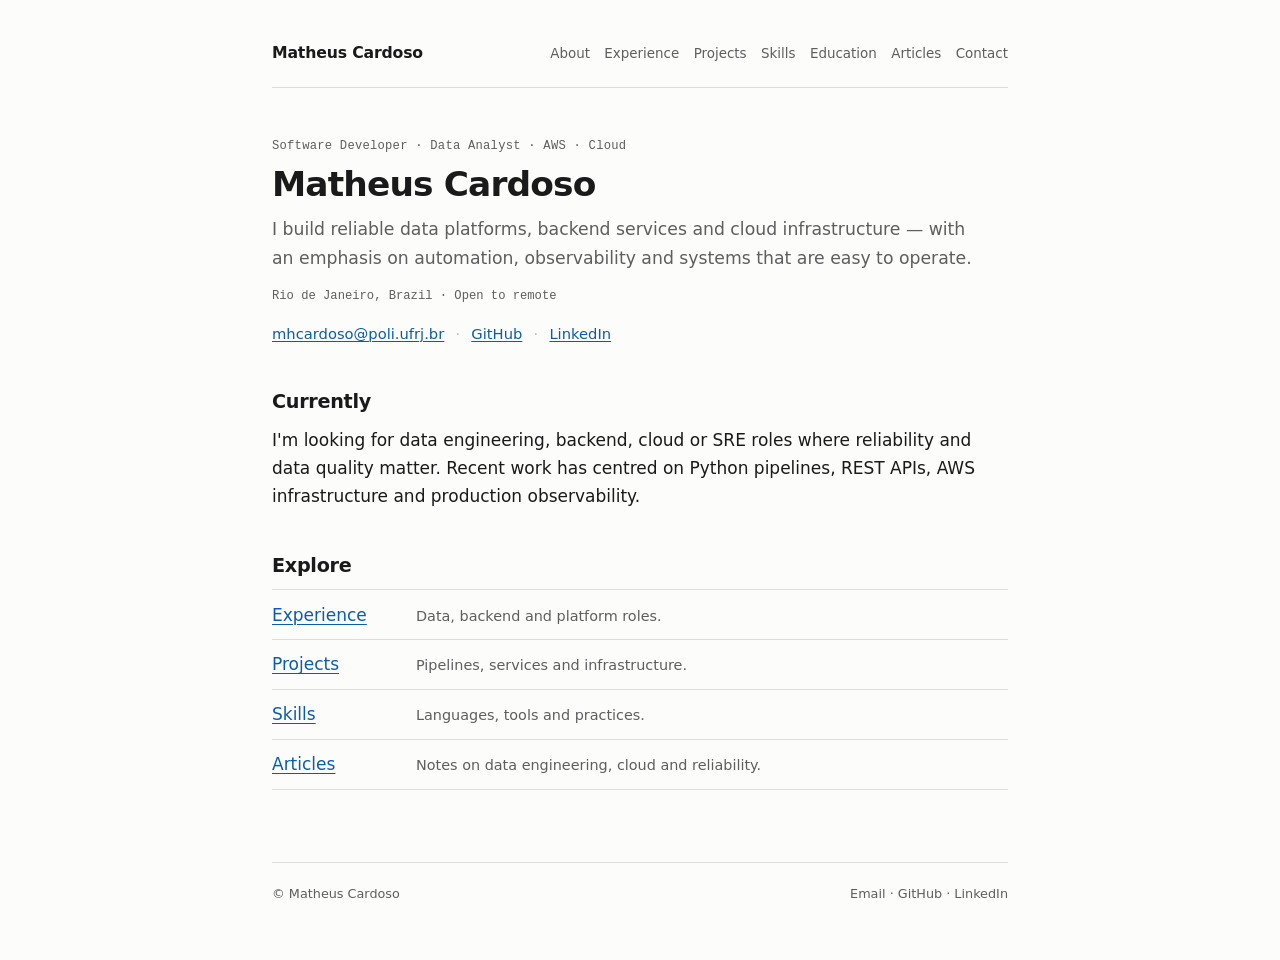
<file: index.html>
<!DOCTYPE html>
<html lang="en">
<head>
    <meta charset="UTF-8">
    <meta name="viewport" content="width=device-width, initial-scale=1.0">

    <title>Matheus Cardoso</title>
    <meta name="description" content="Matheus Cardoso is a data and backend engineer working with pipelines, backend services, cloud infrastructure and reliability.">
    <meta name="author" content="Matheus Cardoso">

    <link rel="icon" href="data:image/svg+xml,%3Csvg xmlns='http://www.w3.org/2000/svg' viewBox='0 0 32 32'%3E%3Crect width='32' height='32' fill='%231a1a1a'/%3E%3Ctext x='16' y='22' font-family='system-ui,sans-serif' font-size='16' font-weight='600' fill='%23fcfcfa' text-anchor='middle'%3EM%3C/text%3E%3C/svg%3E">
    <link rel="stylesheet" href="./src/styles.css">
</head>
<body data-page="home">
    <div class="container">
        <div data-component="header"></div>

        <main id="main">
            <header class="page-header">
                <p class="eyebrow">Software Developer · Data Analyst · AWS · Cloud</p>
                <h1>Matheus Cardoso</h1>
                <p class="lede">
                    I build reliable data platforms, backend services and cloud infrastructure — 
                    with an emphasis on automation, observability and systems that are easy to operate.
                </p>
                <p class="meta">Rio de Janeiro, Brazil · Open to remote</p>
                <p class="links">
                    <a href="mailto:mhcardoso@poli.ufrj.br">mhcardoso@poli.ufrj.br</a>
                    <span aria-hidden="true">·</span>
                    <a href="https://github.com/mhscardoso" target="_blank" rel="noopener noreferrer">GitHub</a>
                    <span aria-hidden="true">·</span>
                    <a href="https://www.linkedin.com/in/mhscardoso" target="_blank" rel="noopener noreferrer">LinkedIn</a>
                </p>
            </header>

            <section class="section" aria-labelledby="currently">
                <h2 id="currently">Currently</h2>
                <p>
                    I'm looking for data engineering, backend, cloud or SRE roles where 
                    reliability and data quality matter. Recent work has centred on Python 
                    pipelines, REST APIs, AWS infrastructure and production observability.
                </p>
            </section>

            <section class="section" aria-labelledby="explore">
                <h2 id="explore">Explore</h2>
                <ul class="index-list">
                    <li>
                        <a href="./src/experience.html">Experience</a>
                        <span>Data, backend and platform roles.</span>
                    </li>
                    <li>
                        <a href="./src/projects.html">Projects</a>
                        <span>Pipelines, services and infrastructure.</span>
                    </li>
                    <li>
                        <a href="./src/skills.html">Skills</a>
                        <span>Languages, tools and practices.</span>
                    </li>
                    <li>
                        <a href="./src/articles/index.html">Articles</a>
                        <span>Notes on data engineering, cloud and reliability.</span>
                    </li>
                </ul>
            </section>
        </main>

        <div data-component="footer"></div>
    </div>

    <script src="./src/main.js" defer></script>
</body>
</html>
</file>
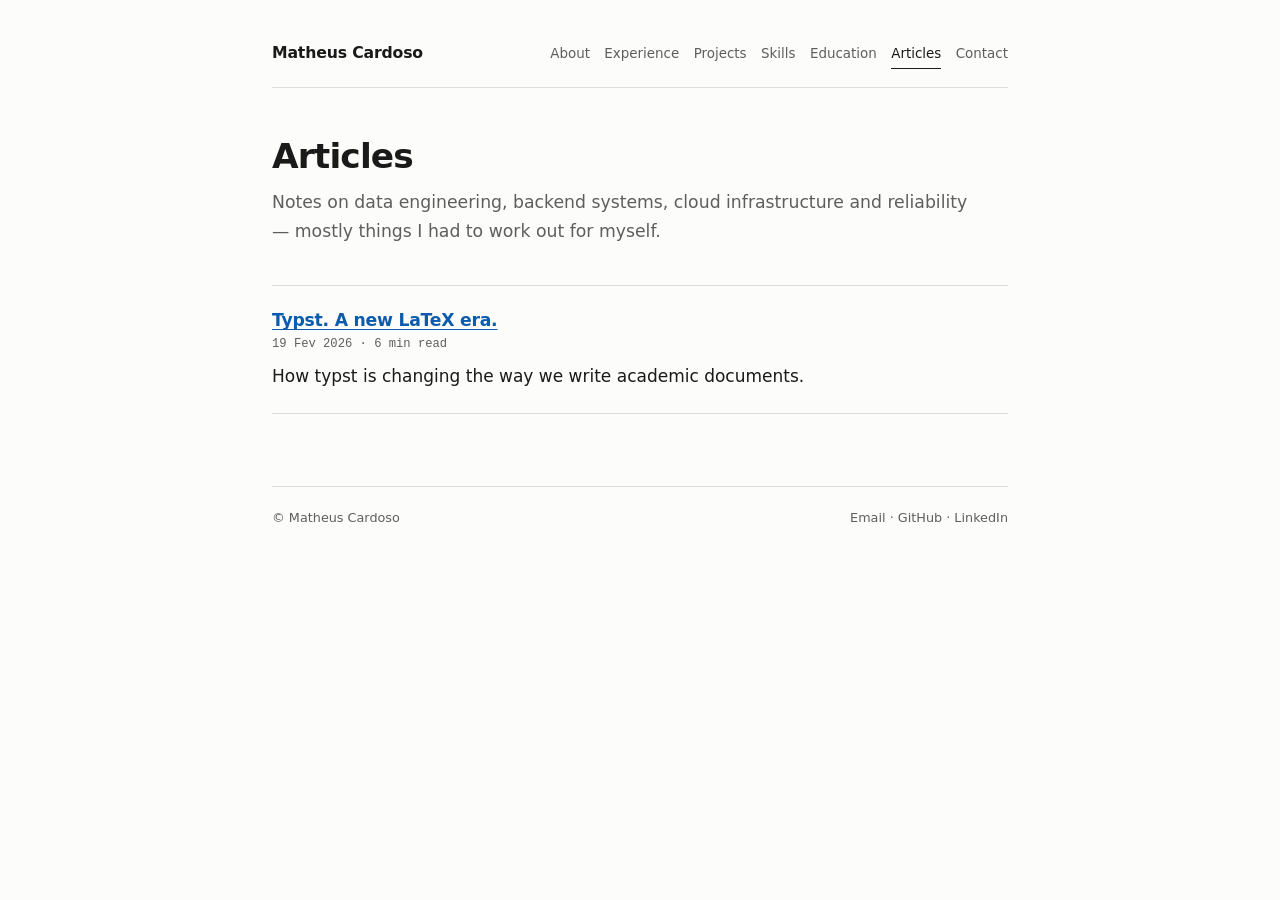
<file: src/articles/index.html>
<!DOCTYPE html>
<html lang="en">
<head>
    <meta charset="UTF-8">
    <meta name="viewport" content="width=device-width, initial-scale=1.0">

    <title>Articles — Matheus Cardoso</title>
    <meta name="description" content="Notes on data engineering, backend systems, cloud infrastructure and reliability.">
    <meta name="author" content="Matheus Cardoso">

    <link rel="icon" href="data:image/svg+xml,%3Csvg xmlns='http://www.w3.org/2000/svg' viewBox='0 0 32 32'%3E%3Crect width='32' height='32' fill='%231a1a1a'/%3E%3Ctext x='16' y='22' font-family='system-ui,sans-serif' font-size='16' font-weight='600' fill='%23fcfcfa' text-anchor='middle'%3EM%3C/text%3E%3C/svg%3E">
    <link rel="stylesheet" href="../styles.css">
</head>
<body data-page="articles">
    <div class="container">
        <div data-component="header"></div>

        <main id="main">
            <header class="page-header">
                <h1>Articles</h1>
                <p class="lede">Notes on data engineering, backend systems, cloud infrastructure and reliability — mostly things I had to work out for myself.</p>
            </header>

            <!--
                TO PUBLISH AN ARTICLE
                1. Copy article-template.html to a new file in this folder.
                2. Edit the title, date, summary and body.
                3. Add a <article class="post"> block to the list below,
                   newest first, and link it to the new file.
                4. Remove the empty-state paragraph once the first article exists.
            -->

            <div class="post-list">
                <!-- <p class="empty-state">No articles yet. The first one is being written.</p> -->

                
                <article class="post">
                    <h2><a href="./typst.html">Typst. A new LaTeX era.</a></h2>
                    <p class="meta"><time datetime="2026-11-06">19 Fev 2026</time> · 6 min read</p>
                    <p>How typst is changing the way we write academic documents.</p>
                </article>

            </div>
        </main>

        <div data-component="footer"></div>
    </div>

    <script src="../main.js" defer></script>
</body>
</html>
</file>
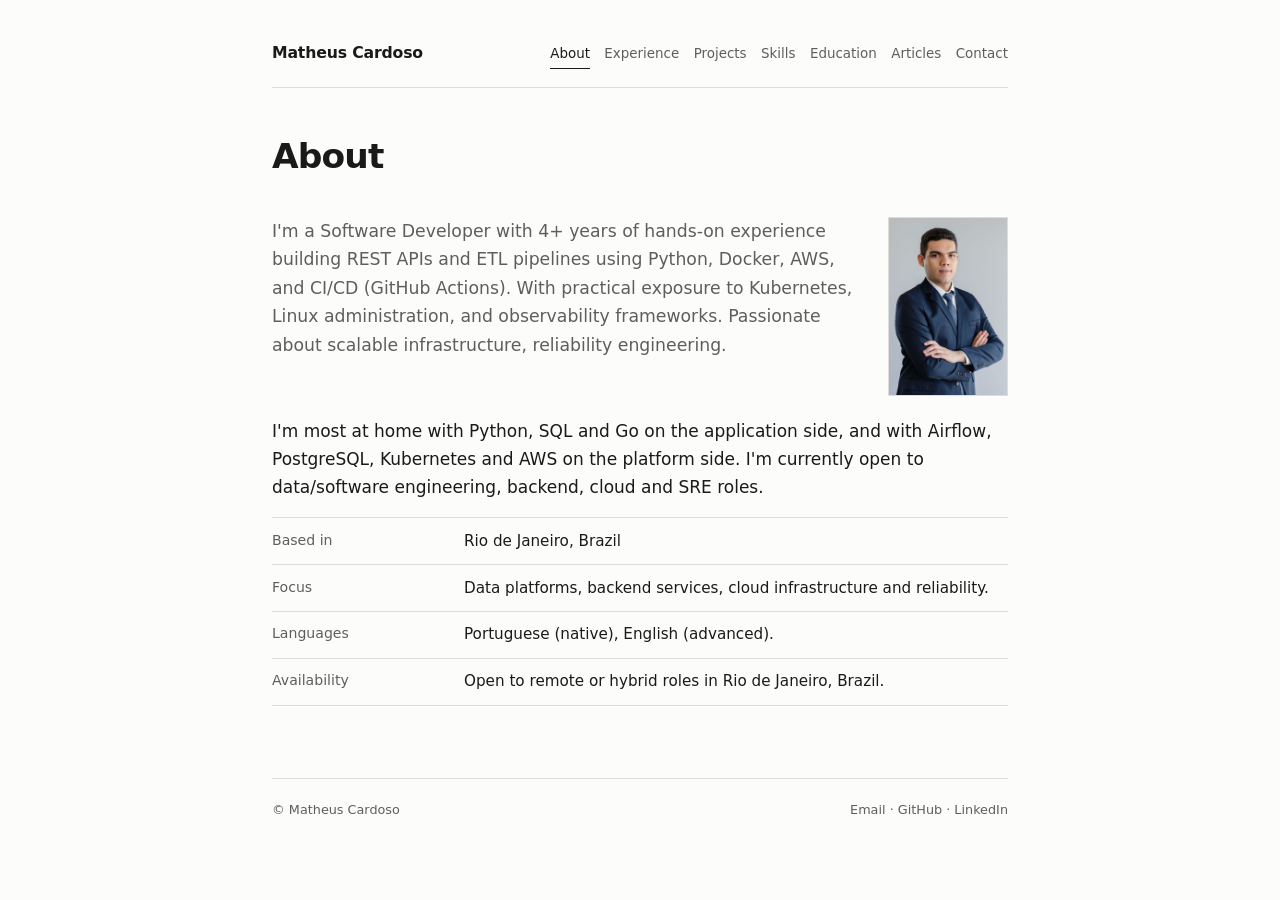
<file: src/about.html>
<!DOCTYPE html>
<html lang="en">
<head>
    <meta charset="UTF-8">
    <meta name="viewport" content="width=device-width, initial-scale=1.0">

    <title>Matheus Cardoso</title>
    <meta name="description" content="About Matheus Cardoso, a data and backend engineer focused on reliable pipelines, cloud infrastructure and production systems.">
    <meta name="author" content="Matheus Cardoso">

    <link rel="icon" href="data:image/svg+xml,%3Csvg xmlns='http://www.w3.org/2000/svg' viewBox='0 0 32 32'%3E%3Crect width='32' height='32' fill='%231a1a1a'/%3E%3Ctext x='16' y='22' font-family='system-ui,sans-serif' font-size='16' font-weight='600' fill='%23fcfcfa' text-anchor='middle'%3EM%3C/text%3E%3C/svg%3E">
    <link rel="stylesheet" href="./styles.css">
</head>
<body data-page="about">
    <div class="container">
        <div data-component="header"></div>

        <main id="main">
            <header class="page-header">
                <h1>About</h1>
            </header>

            <div class="about-intro">
                <p class="lede">
                    I'm a Software Developer with 4+ years of hands-on experience
                    building REST APIs and ETL pipelines using Python, Docker, 
                    AWS, and CI/CD (GitHub Actions). 
                    
                    With practical exposure to Kubernetes, Linux administration, and observability
                    frameworks. Passionate about scalable infrastructure, reliability
                    engineering.
                </p>

                <figure class="portrait">
                    <img src="./resources/Matheus-1.jpg" alt="Portrait of Matheus Cardoso" width="120" height="180" loading="lazy" decoding="async">
                </figure>
            </div>

            <p>
                I'm most at home with Python, SQL and Go on the application side, 
                and with Airflow, PostgreSQL, Kubernetes and AWS on the platform side. 
                I'm currently open to data/software engineering, backend, cloud and SRE roles.
            </p>

            <dl class="data-list">
                <div>
                    <dt>Based in</dt>
                    <dd>Rio de Janeiro, Brazil</dd>
                </div>
                <div>
                    <dt>Focus</dt>
                    <dd>Data platforms, backend services, cloud infrastructure and reliability.</dd>
                </div>
                <div>
                    <dt>Languages</dt>
                    <dd>Portuguese (native), English (advanced).</dd>
                </div>
                <div>
                    <dt>Availability</dt>
                    <dd>Open to remote or hybrid roles in Rio de Janeiro, Brazil.</dd>
                </div>
            </dl>
        </main>

        <div data-component="footer"></div>
    </div>

    <script src="./main.js" defer></script>
</body>
</html>
</file>
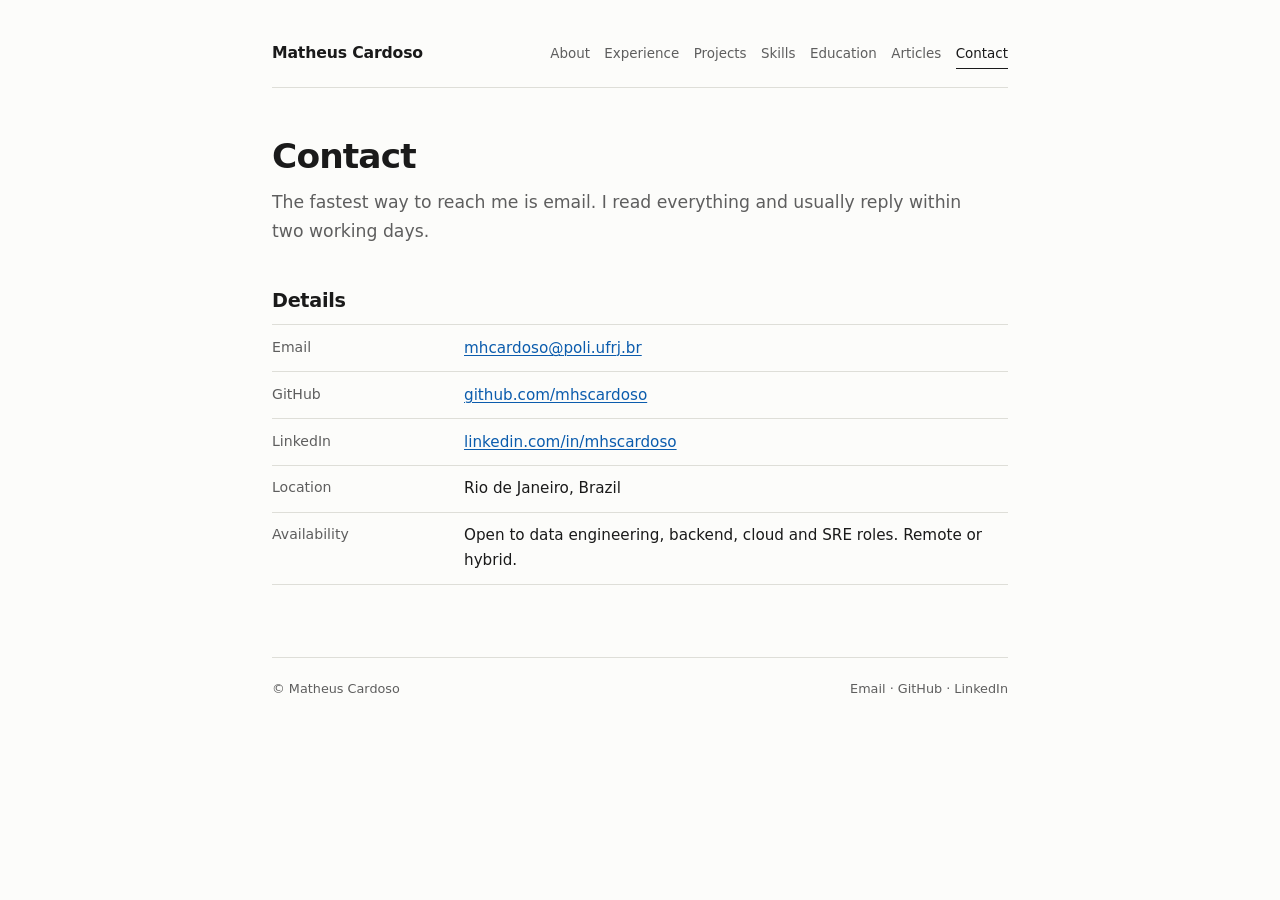
<file: src/contact.html>
<!DOCTYPE html>
<html lang="en">
<head>
    <meta charset="UTF-8">
    <meta name="viewport" content="width=device-width, initial-scale=1.0">

    <title>Matheus Cardoso</title>
    <meta name="description" content="Contact details for Matheus Cardoso.">
    <meta name="author" content="Matheus Cardoso">

    <link rel="icon" href="data:image/svg+xml,%3Csvg xmlns='http://www.w3.org/2000/svg' viewBox='0 0 32 32'%3E%3Crect width='32' height='32' fill='%231a1a1a'/%3E%3Ctext x='16' y='22' font-family='system-ui,sans-serif' font-size='16' font-weight='600' fill='%23fcfcfa' text-anchor='middle'%3EM%3C/text%3E%3C/svg%3E">
    <link rel="stylesheet" href="./styles.css">
</head>
<body data-page="contact">
    <div class="container">
        <div data-component="header"></div>

        <main id="main">
            <header class="page-header">
                <h1>Contact</h1>
                <p class="lede">The fastest way to reach me is email. I read everything and usually reply within two working days.</p>
            </header>

            <section class="section" aria-labelledby="details">
                <h2 id="details">Details</h2>
                <dl class="data-list">
                    <div>
                        <dt>Email</dt>
                        <dd><a href="mailto:mhcardoso@poli.ufrj.br">mhcardoso@poli.ufrj.br</a></dd>
                    </div>
                    <div>
                        <dt>GitHub</dt>
                        <dd><a href="https://github.com/mhscardoso" target="_blank" rel="noopener noreferrer">github.com/mhscardoso</a></dd>
                    </div>
                    <div>
                        <dt>LinkedIn</dt>
                        <dd><a href="https://www.linkedin.com/in/mhscardoso" target="_blank" rel="noopener noreferrer">linkedin.com/in/mhscardoso</a></dd>
                    </div>
                    <div>
                        <dt>Location</dt>
                        <dd>Rio de Janeiro, Brazil</dd>
                    </div>
                    <div>
                        <dt>Availability</dt>
                        <dd>Open to data engineering, backend, cloud and SRE roles. Remote or hybrid.</dd>
                    </div>
                </dl>
            </section>
        </main>

        <div data-component="footer"></div>
    </div>

    <script src="./main.js" defer></script>
</body>
</html>
</file>
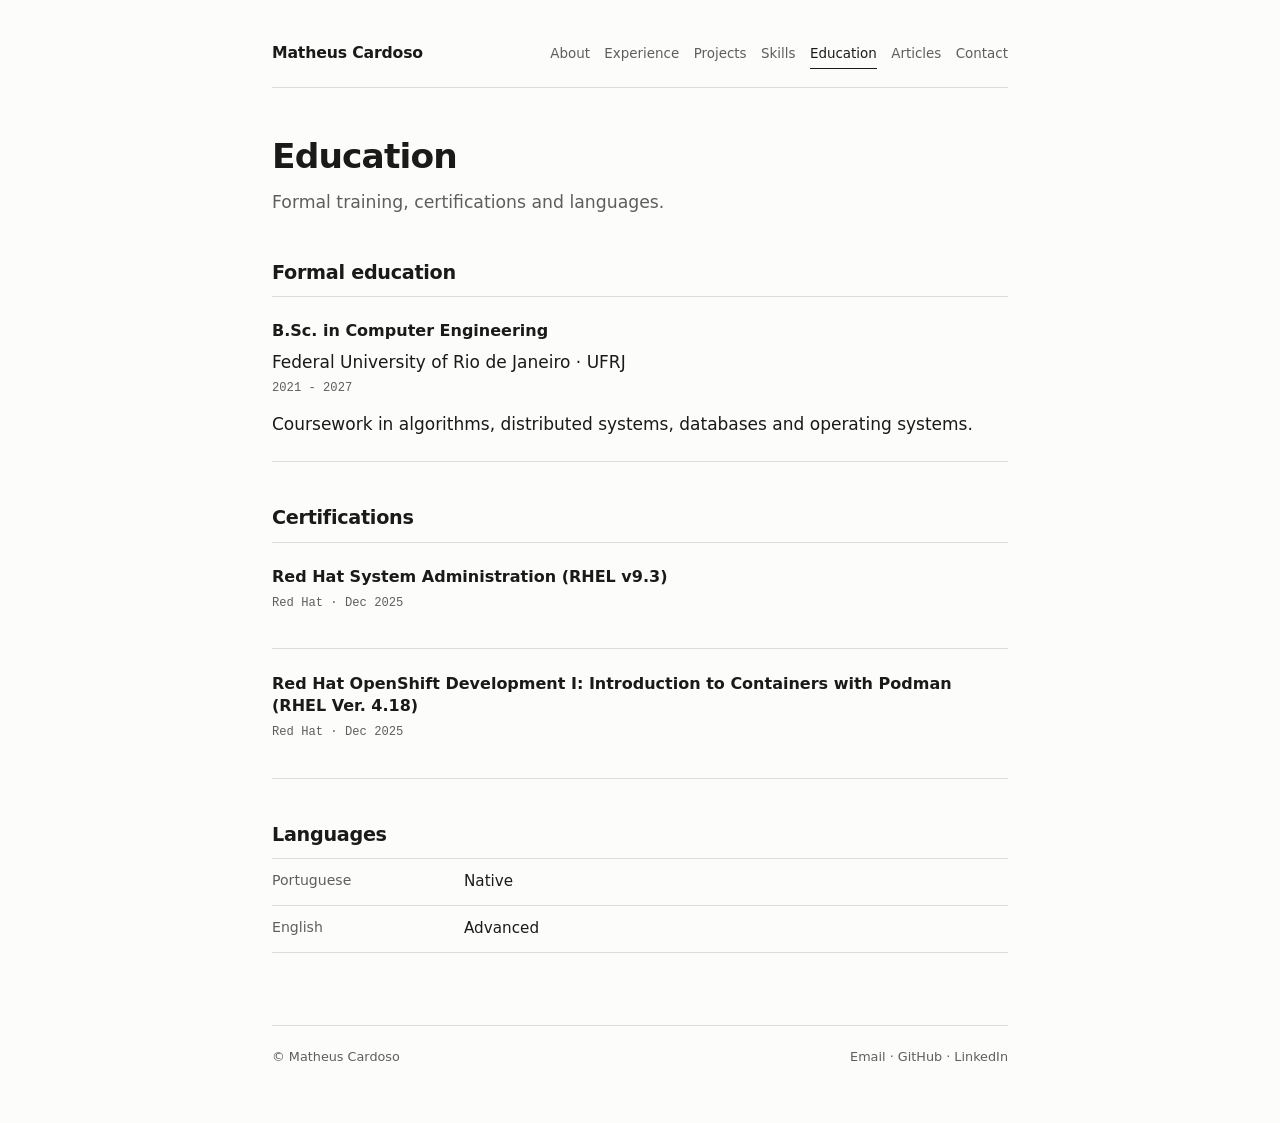
<file: src/education.html>
<!DOCTYPE html>
<html lang="en">
<head>
    <meta charset="UTF-8">
    <meta name="viewport" content="width=device-width, initial-scale=1.0">

    <title>Matheus Cardoso</title>
    <meta name="description" content="Education, certifications and languages of Matheus Cardoso.">
    <meta name="author" content="Matheus Cardoso">

    <link rel="icon" href="data:image/svg+xml,%3Csvg xmlns='http://www.w3.org/2000/svg' viewBox='0 0 32 32'%3E%3Crect width='32' height='32' fill='%231a1a1a'/%3E%3Ctext x='16' y='22' font-family='system-ui,sans-serif' font-size='16' font-weight='600' fill='%23fcfcfa' text-anchor='middle'%3EM%3C/text%3E%3C/svg%3E">
    <link rel="stylesheet" href="./styles.css">
</head>
<body data-page="education">
    <div class="container">
        <div data-component="header"></div>

        <main id="main">
            <header class="page-header">
                <h1>Education</h1>
                <p class="lede">Formal training, certifications and languages.</p>
            </header>

            <!-- Sample education, certifications and languages. Replace with your own. -->
            <section class="section" aria-labelledby="degrees">
                <h2 id="degrees">Formal education</h2>
                <div class="entry-list">
                    <article class="entry">
                        <header class="entry-header">
                            <h3>B.Sc. in Computer Engineering</h3>
                            <p class="org">Federal University of Rio de Janeiro · UFRJ</p>
                            <p class="meta"><time datetime="2021">2021</time> - <time datetime="2027">2027</time></p>
                        </header>
                        <p>Coursework in algorithms, distributed systems, databases and operating systems.</p>
                    </article>
                </div>
            </section>

            <section class="section" aria-labelledby="certifications">
                <h2 id="certifications">Certifications</h2>
                <div class="entry-list">
                    <article class="entry">
                        <header class="entry-header">
                            <h3>Red Hat System Administration (RHEL v9.3)</h3>
                            <p class="meta">Red Hat · <time datetime="2025-12">Dec 2025</time></p>
                        </header>
                    </article>
                    <article class="entry">
                        <header class="entry-header">
                            <h3>Red Hat OpenShift Development I: Introduction to Containers with Podman (RHEL Ver. 4.18)</h3>
                            <p class="meta">Red Hat · <time datetime="2025-12">Dec 2025</time></p>
                        </header>
                    </article>
                </div>
            </section>

            <section class="section" aria-labelledby="languages">
                <h2 id="languages">Languages</h2>
                <dl class="data-list">
                    <div>
                        <dt>Portuguese</dt>
                        <dd>Native</dd>
                    </div>
                    <div>
                        <dt>English</dt>
                        <dd>Advanced</dd>
                    </div>
                </dl>
            </section>
        </main>

        <div data-component="footer"></div>
    </div>

    <script src="./main.js" defer></script>
</body>
</html>
</file>
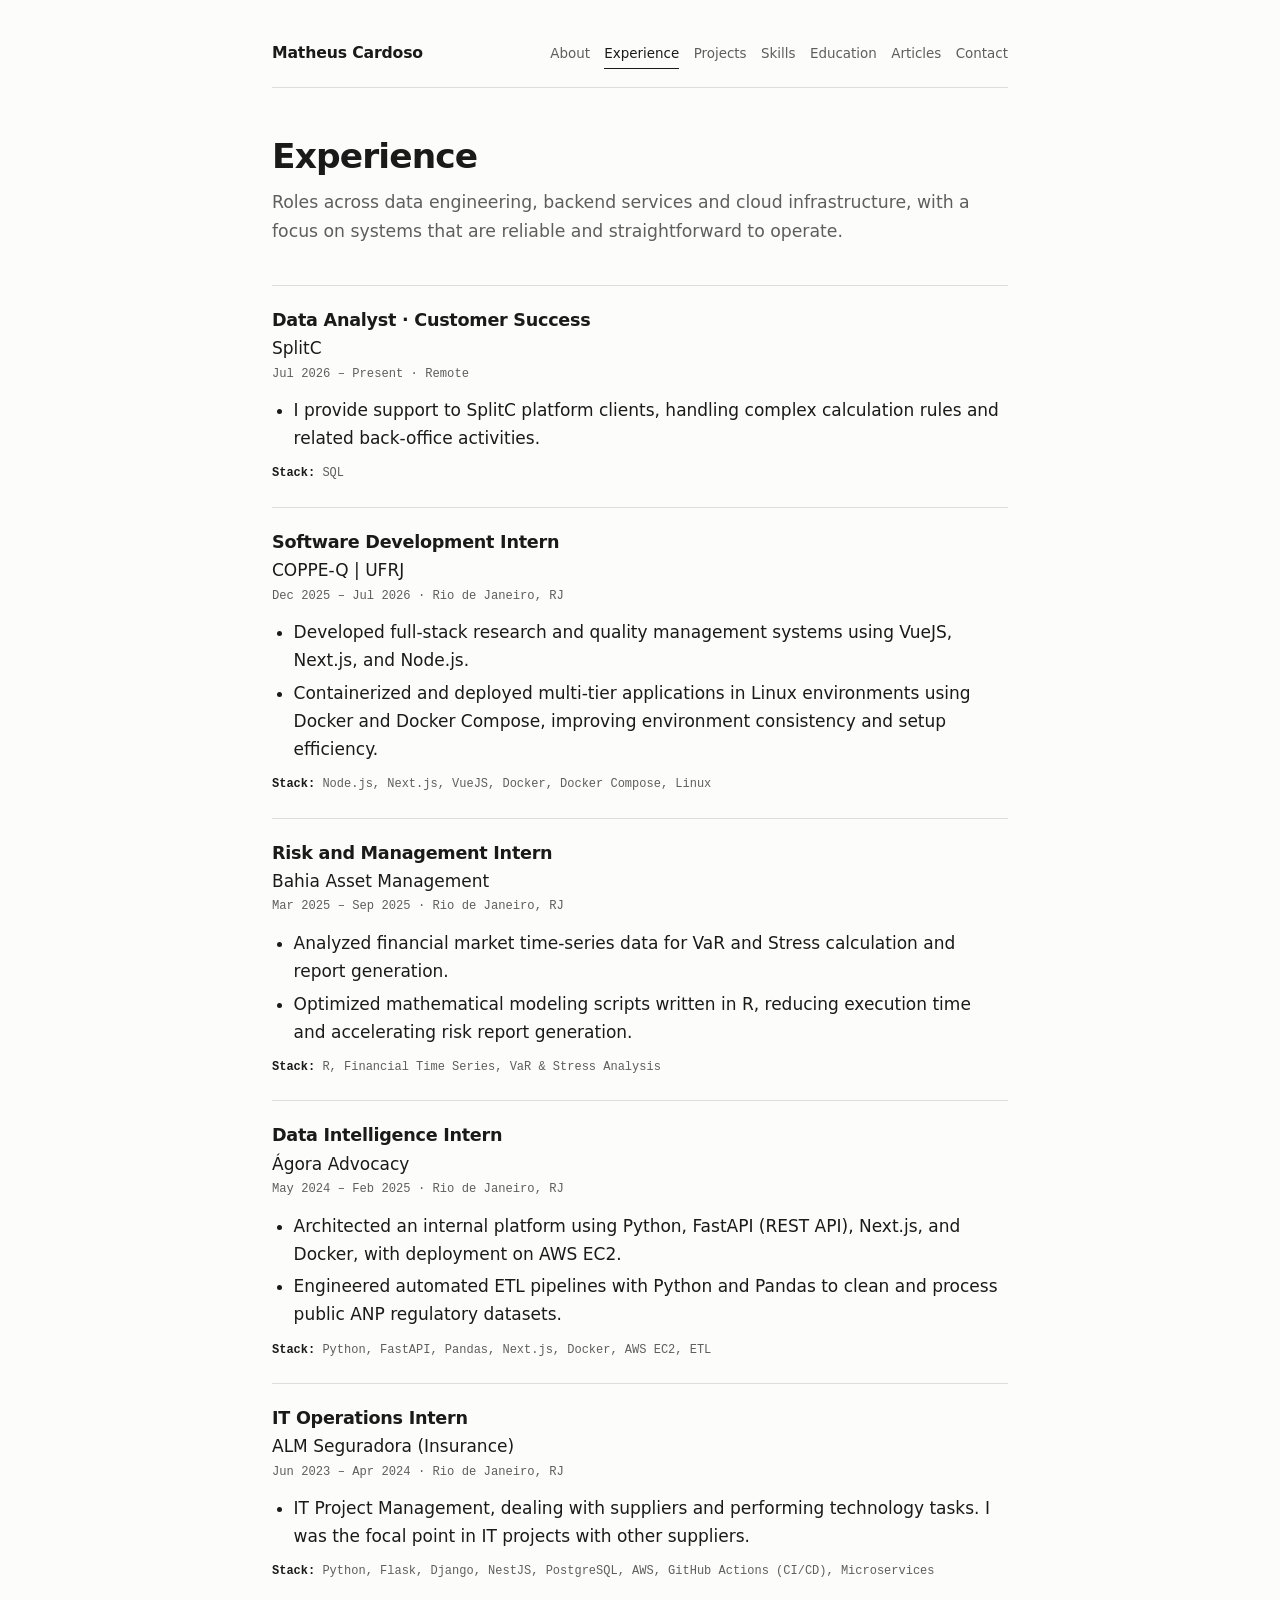
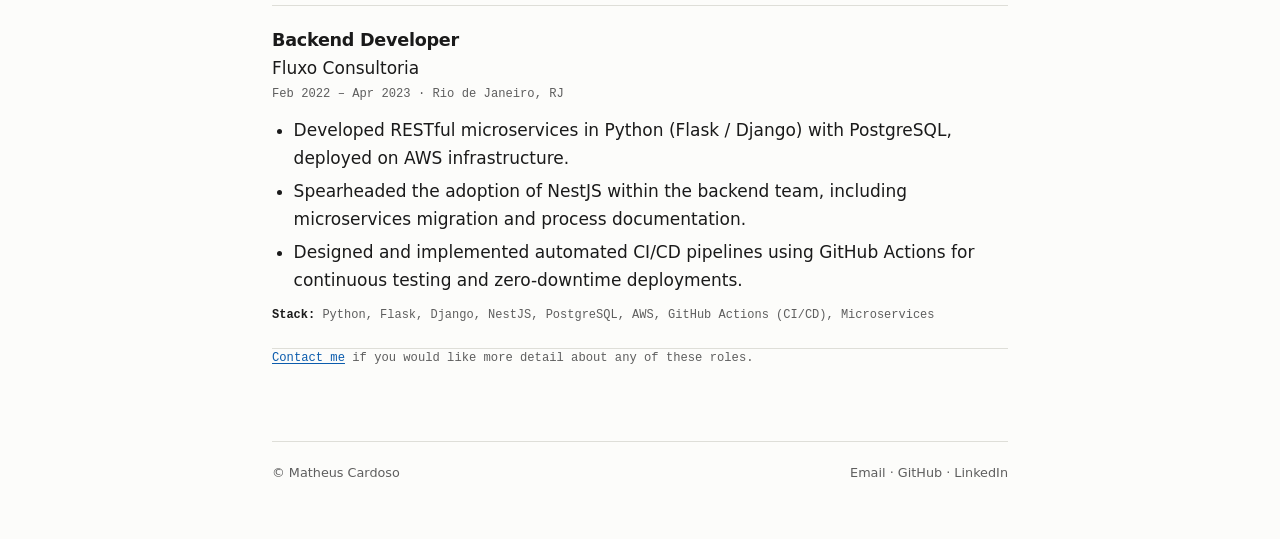
<file: src/experience.html>
<!DOCTYPE html>
<html lang="en">
<head>
    <meta charset="UTF-8">
    <meta name="viewport" content="width=device-width, initial-scale=1.0">

    <title>Matheus Cardoso</title>
    <meta name="description" content="Work experience in data engineering, backend development, cloud infrastructure and site reliability.">
    <meta name="author" content="Matheus Cardoso">

    <link rel="icon" href="data:image/svg+xml,%3Csvg xmlns='http://www.w3.org/2000/svg' viewBox='0 0 32 32'%3E%3Crect width='32' height='32' fill='%231a1a1a'/%3E%3Ctext x='16' y='22' font-family='system-ui,sans-serif' font-size='16' font-weight='600' fill='%23fcfcfa' text-anchor='middle'%3EM%3C/text%3E%3C/svg%3E">
    <link rel="stylesheet" href="./styles.css">
</head>
<body data-page="experience">
    <div class="container">
        <div data-component="header"></div>

        <main id="main">
            <header class="page-header">
                <h1>Experience</h1>
                <p class="lede">Roles across data engineering, backend services and cloud infrastructure, with a focus on systems that are reliable and straightforward to operate.</p>
            </header>

            <div class="entry-list">
                <article class="entry">
                    <header class="entry-header">
                        <h2>Data Analyst · Customer Success</h2>
                        <p class="org">SplitC</p>
                        <p class="meta"><time datetime="2026-07">Jul 2026</time> – Present · Remote</p>
                    </header>
                    <ul>
                        <li>I provide support to SplitC platform clients, handling complex calculation rules and related back-office activities.</li>
                    </ul>
                    <p class="stack"><strong>Stack:</strong> SQL </p>
                </article>


                <article class="entry">
                    <header class="entry-header">
                        <h2>Software Development Intern</h2>
                        <p class="org">COPPE-Q | UFRJ</p>
                        <p class="meta"><time datetime="2025-12">Dec 2025</time> – <time datetime="2026-07">Jul 2026</time> · Rio de Janeiro, RJ</p>
                    </header>
                    <ul>
                        <li>Developed full-stack research and quality management systems using VueJS, Next.js, and Node.js.</li>
                        <li>Containerized and deployed multi-tier applications in Linux environments using Docker and Docker Compose, improving environment consistency and setup efficiency.</li>
                    </ul>
                    <p class="stack"><strong>Stack:</strong> Node.js, Next.js, VueJS, Docker, Docker Compose, Linux</p>
                </article>

                <article class="entry">
                    <header class="entry-header">
                        <h2>Risk and Management Intern</h2>
                        <p class="org">Bahia Asset Management</p>
                        <p class="meta"><time datetime="2025-03">Mar 2025</time> – <time datetime="2025-09">Sep 2025</time> · Rio de Janeiro, RJ</p>
                    </header>
                    <ul>
                        <li>Analyzed financial market time-series data for VaR and Stress calculation and report generation.</li>
                        <li>Optimized mathematical modeling scripts written in R, reducing execution time and accelerating risk report generation.</li>
                    </ul>
                    <p class="stack"><strong>Stack:</strong> R, Financial Time Series, VaR &amp; Stress Analysis</p>
                </article>

                <article class="entry">
                    <header class="entry-header">
                        <h2>Data Intelligence Intern</h2>
                        <p class="org">Ágora Advocacy</p>
                        <p class="meta"><time datetime="2024-05">May 2024</time> – <time datetime="2025-02">Feb 2025</time> · Rio de Janeiro, RJ</p>
                    </header>
                    <ul>
                        <li>Architected an internal platform using Python, FastAPI (REST API), Next.js, and Docker, with deployment on AWS EC2.</li>
                        <li>Engineered automated ETL pipelines with Python and Pandas to clean and process public ANP regulatory datasets.</li>
                    </ul>
                    <p class="stack"><strong>Stack:</strong> Python, FastAPI, Pandas, Next.js, Docker, AWS EC2, ETL</p>
                </article>

                <article class="entry">
                    <header class="entry-header">
                        <h2>IT Operations Intern</h2>
                        <p class="org">ALM Seguradora (Insurance)</p>
                        <p class="meta"><time datetime="2022-02">Jun 2023</time> – <time datetime="2024-04">Apr 2024</time> · Rio de Janeiro, RJ</p>
                    </header>
                    <ul>
                        <li>IT Project Management, dealing with suppliers and performing technology tasks.  I was the focal point in IT projects with other suppliers.</li>
                    </ul>
                    <p class="stack"><strong>Stack:</strong> Python, Flask, Django, NestJS, PostgreSQL, AWS, GitHub Actions (CI/CD), Microservices</p>
                </article>

                <article class="entry">
                    <header class="entry-header">
                        <h2>Backend Developer</h2>
                        <p class="org">Fluxo Consultoria</p>
                        <p class="meta"><time datetime="2022-02">Feb 2022</time> – <time datetime="2023-04">Apr 2023</time> · Rio de Janeiro, RJ</p>
                    </header>
                    <ul>
                        <li>Developed RESTful microservices in Python (Flask / Django) with PostgreSQL, deployed on AWS infrastructure.</li>
                        <li>Spearheaded the adoption of NestJS within the backend team, including microservices migration and process documentation.</li>
                        <li>Designed and implemented automated CI/CD pipelines using GitHub Actions for continuous testing and zero-downtime deployments.</li>
                    </ul>
                    <p class="stack"><strong>Stack:</strong> Python, Flask, Django, NestJS, PostgreSQL, AWS, GitHub Actions (CI/CD), Microservices</p>
                </article>
            </div>

            <p class="meta"><a href="./contact.html">Contact me</a> if you would like more detail about any of these roles.</p>
        </main>

        <div data-component="footer"></div>
    </div>

    <script src="./main.js" defer></script>
</body>
</html>
</file>
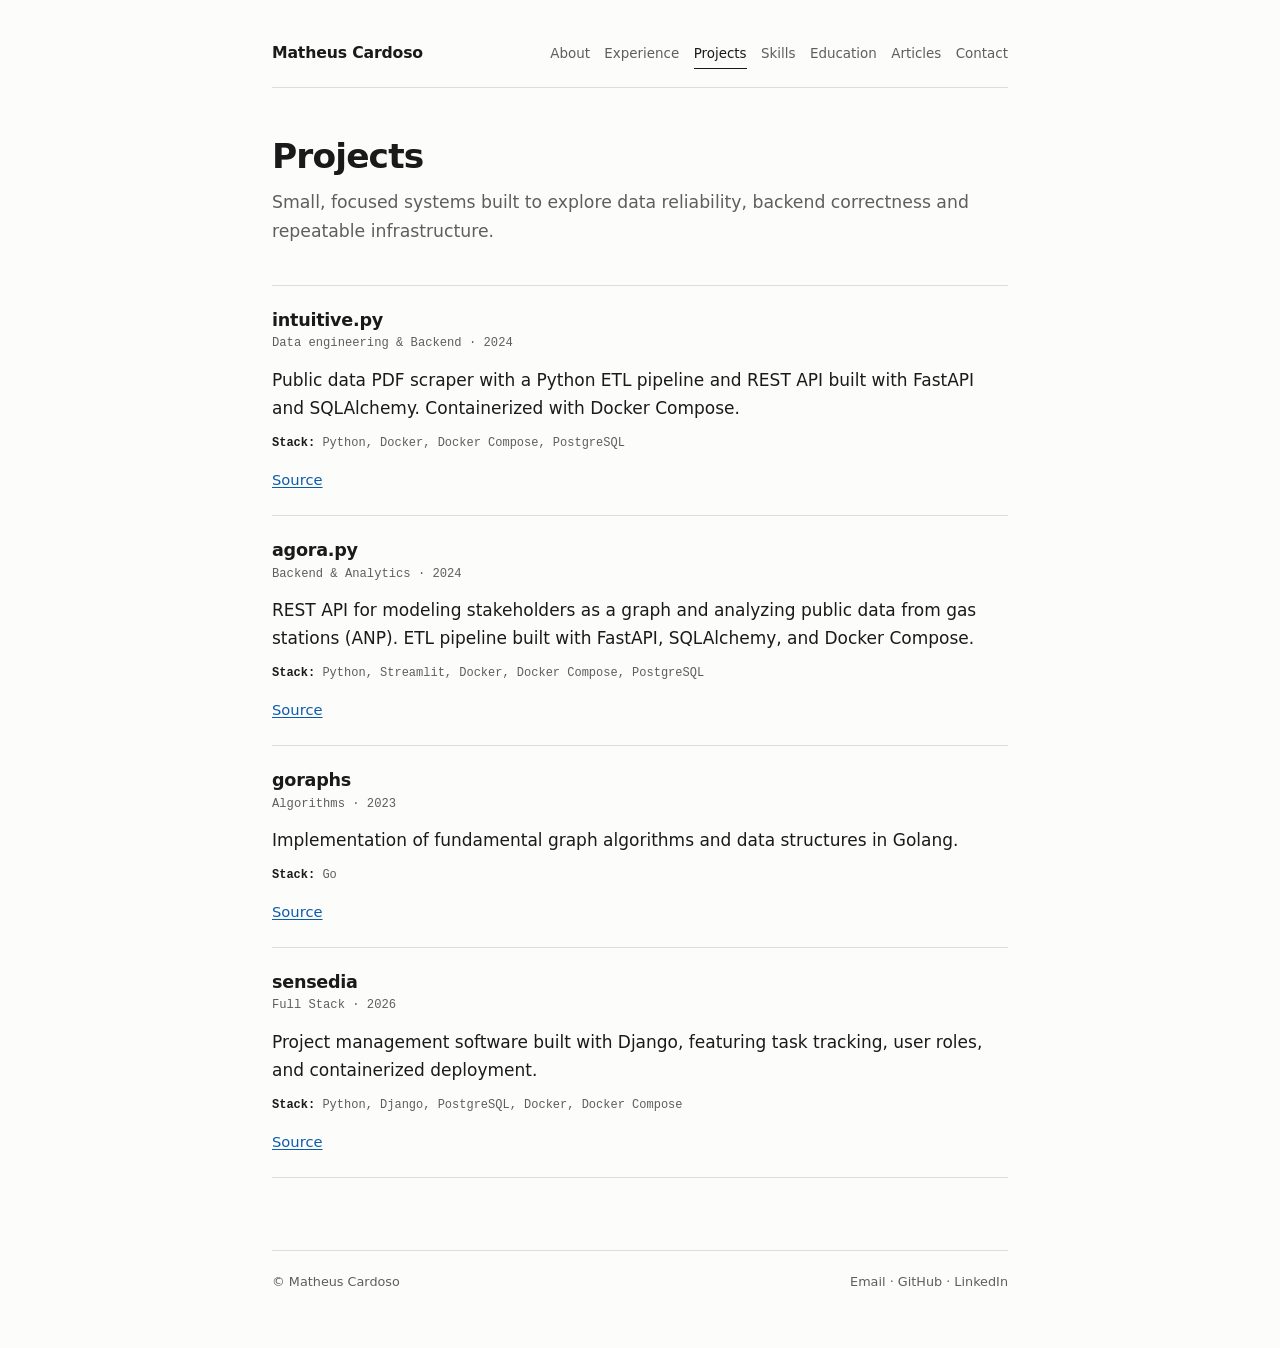
<file: src/projects.html>
<!DOCTYPE html>
<html lang="en">
<head>
    <meta charset="UTF-8">
    <meta name="viewport" content="width=device-width, initial-scale=1.0">

    <title>Matheus Cardoso</title>
    <meta name="description" content="Selected data engineering, backend and cloud infrastructure projects.">
    <meta name="author" content="Matheus Cardoso">

    <link rel="icon" href="data:image/svg+xml,%3Csvg xmlns='http://www.w3.org/2000/svg' viewBox='0 0 32 32'%3E%3Crect width='32' height='32' fill='%231a1a1a'/%3E%3Ctext x='16' y='22' font-family='system-ui,sans-serif' font-size='16' font-weight='600' fill='%23fcfcfa' text-anchor='middle'%3EM%3C/text%3E%3C/svg%3E">
    <link rel="stylesheet" href="./styles.css">
</head>
<body data-page="projects">
    <div class="container">
        <div data-component="header"></div>

        <main id="main">
            <header class="page-header">
                <h1>Projects</h1>
                <p class="lede">Small, focused systems built to explore data reliability, backend correctness and repeatable infrastructure.</p>
            </header>

            <div class="entry-list">
                <article class="entry">
                    <header class="entry-header">
                        <h2>intuitive.py</h2>
                        <p class="meta">Data engineering & Backend · 2024</p>
                    </header>
                    <p>Public data PDF scraper with a Python ETL pipeline and REST API built with FastAPI and SQLAlchemy. Containerized with Docker Compose.</p>
                    <p class="stack"><strong>Stack:</strong> Python, Docker, Docker Compose, PostgreSQL</p>
                    <p class="links">
                        <a href="https://github.com/mhscardoso/intuitive.py" target="_blank" rel="noopener noreferrer">Source</a>
                    </p>
                </article>

                <article class="entry">
                    <header class="entry-header">
                        <h2>agora.py</h2>
                        <p class="meta">Backend & Analytics · 2024</p>
                    </header>
                    <p>REST API for modeling stakeholders as a graph and analyzing public data from gas stations (ANP). ETL pipeline built with FastAPI, SQLAlchemy, and Docker Compose.</p>
                    <p class="stack"><strong>Stack:</strong> Python, Streamlit, Docker, Docker Compose, PostgreSQL</p>
                    <p class="links">
                        <a href="https://github.com/mhscardoso/agora.py" target="_blank" rel="noopener noreferrer">Source</a>
                    </p>
                </article>

                <article class="entry">
                    <header class="entry-header">
                        <h2>goraphs</h2>
                        <p class="meta">Algorithms · 2023</p>
                    </header>
                    <p>Implementation of fundamental graph algorithms and data structures in Golang.</p>
                    <p class="stack"><strong>Stack:</strong> Go</p>
                    <p class="links">
                        <a href="https://github.com/mhscardoso/goraphs" target="_blank" rel="noopener noreferrer">Source</a>
                    </p>
                </article>

                <article class="entry">
                    <header class="entry-header">
                        <h2>sensedia</h2>
                        <p class="meta">Full Stack · 2026</p>
                    </header>
                    <p>Project management software built with Django, featuring task tracking, user roles, and containerized deployment.</p>
                    <p class="stack"><strong>Stack:</strong> Python, Django, PostgreSQL, Docker, Docker Compose</p>
                    <p class="links">
                        <a href="https://github.com/mhscardoso/sensedia" target="_blank" rel="noopener noreferrer">Source</a>
                    </p>
                </article>
            </div>
        </main>

        <div data-component="footer"></div>
    </div>

    <script src="./main.js" defer></script>
</body>
</html>
</file>
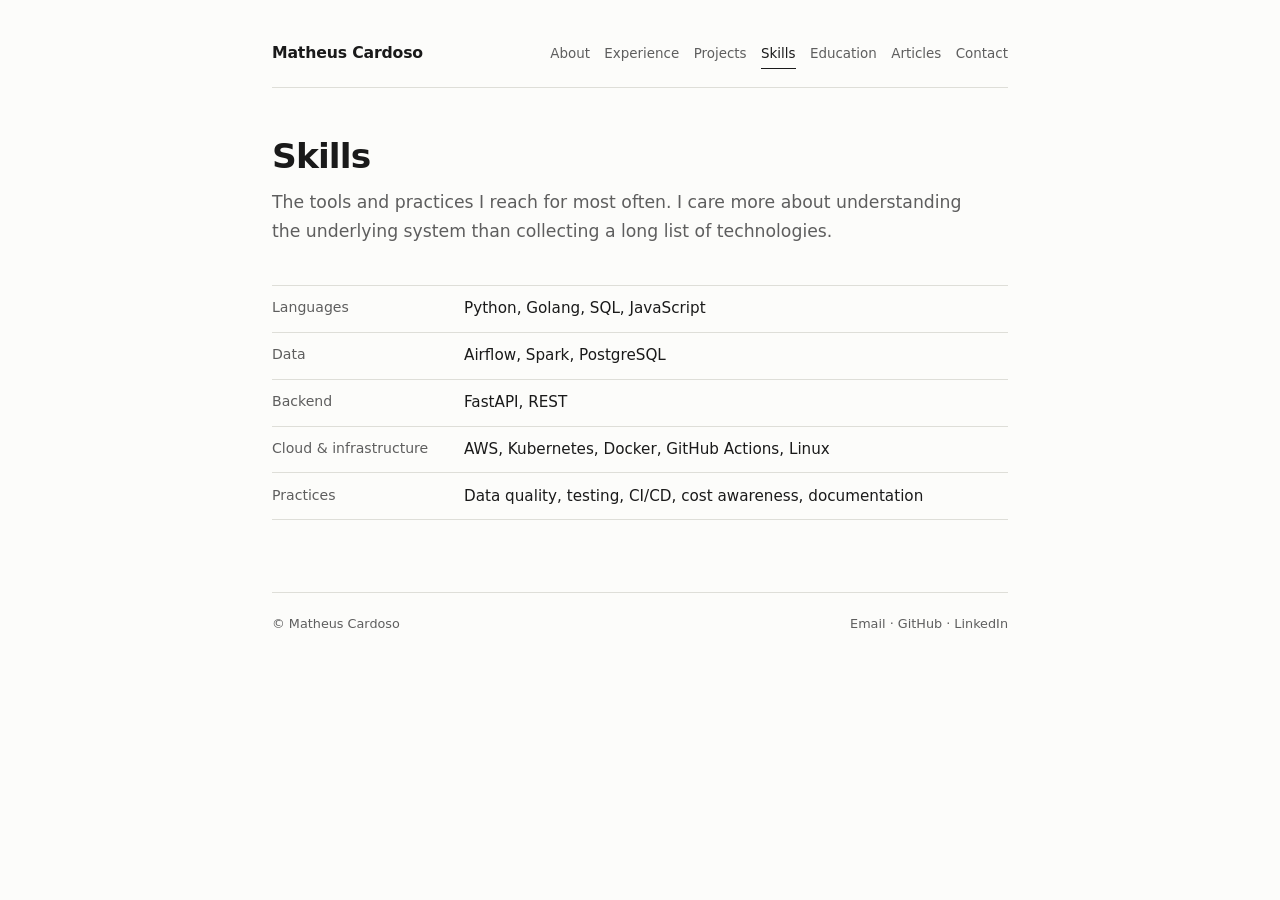
<file: src/skills.html>
<!DOCTYPE html>
<html lang="en">
<head>
    <meta charset="UTF-8">
    <meta name="viewport" content="width=device-width, initial-scale=1.0">

    <title>Matheus Cardoso</title>
    <meta name="description" content="Technical skills in data engineering, backend development, cloud infrastructure and reliability engineering.">
    <meta name="author" content="Matheus Cardoso">

    <link rel="icon" href="data:image/svg+xml,%3Csvg xmlns='http://www.w3.org/2000/svg' viewBox='0 0 32 32'%3E%3Crect width='32' height='32' fill='%231a1a1a'/%3E%3Ctext x='16' y='22' font-family='system-ui,sans-serif' font-size='16' font-weight='600' fill='%23fcfcfa' text-anchor='middle'%3EM%3C/text%3E%3C/svg%3E">
    <link rel="stylesheet" href="./styles.css">
</head>
<body data-page="skills">
    <div class="container">
        <div data-component="header"></div>

        <main id="main">
            <header class="page-header">
                <h1>Skills</h1>
                <p class="lede">The tools and practices I reach for most often. I care more about understanding the underlying system than collecting a long list of technologies.</p>
            </header>

            <dl class="data-list">
                <div>
                    <dt>Languages</dt>
                    <dd>Python, Golang, SQL, JavaScript</dd>
                </div>
                <div>
                    <dt>Data</dt>
                    <dd>Airflow, Spark, PostgreSQL</dd>
                </div>
                <div>
                    <dt>Backend</dt>
                    <dd>FastAPI, REST</dd>
                </div>
                <div>
                    <dt>Cloud &amp; infrastructure</dt>
                    <dd>AWS, Kubernetes, Docker, GitHub Actions, Linux</dd>
                </div>
                <div>
                    <dt>Practices</dt>
                    <dd>Data quality, testing, CI/CD, cost awareness, documentation</dd>
                </div>
            </dl>
        </main>

        <div data-component="footer"></div>
    </div>

    <script src="./main.js" defer></script>
</body>
</html>
</file>
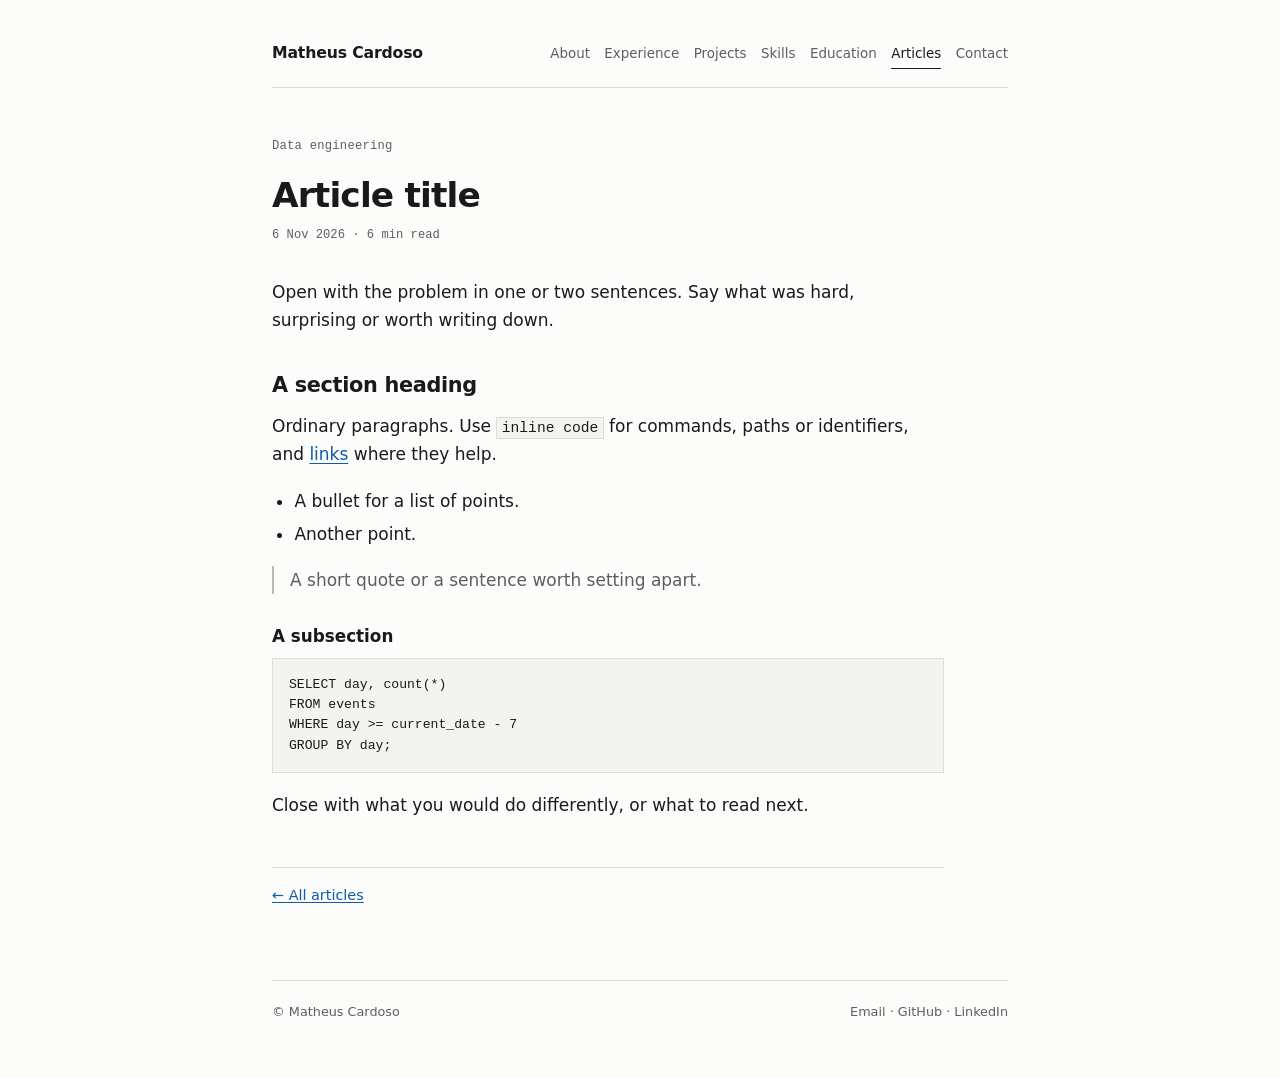
<file: src/articles/article-template.html>
<!DOCTYPE html>
<html lang="en">
<head>
    <meta charset="UTF-8">
    <meta name="viewport" content="width=device-width, initial-scale=1.0">

    <!--
        ARTICLE TEMPLATE
        1. Copy this file to a new .html file in this folder.
        2. Replace the title, description, date, reading time and body.
        3. Add an entry to index.html in this folder.
        4. Remove the noindex meta tag before publishing.

        Write the body inside <article class="prose">. The stylesheet
        already handles headings, paragraphs, lists, quotes, code,
        tables, images and horizontal rules.
    -->

    <title>Article title — Matheus Cardoso</title>
    <meta name="description" content="A short description of the article.">
    <meta name="author" content="Matheus Cardoso">
    <meta name="robots" content="noindex, nofollow">

    <link rel="icon" href="data:image/svg+xml,%3Csvg xmlns='http://www.w3.org/2000/svg' viewBox='0 0 32 32'%3E%3Crect width='32' height='32' fill='%231a1a1a'/%3E%3Ctext x='16' y='22' font-family='system-ui,sans-serif' font-size='16' font-weight='600' fill='%23fcfcfa' text-anchor='middle'%3EM%3C/text%3E%3C/svg%3E">
    <link rel="stylesheet" href="../styles.css">
</head>
<body data-page="articles">
    <div class="container">
        <div data-component="header"></div>

        <main id="main">
            <article class="prose">
                <header class="page-header">
                    <p class="eyebrow">Data engineering</p>
                    <h1>Article title</h1>
                    <p class="meta"><time datetime="2026-11-06">6 Nov 2026</time> · 6 min read</p>
                </header>

                <p>Open with the problem in one or two sentences. Say what was hard, surprising or worth writing down.</p>

                <h2>A section heading</h2>
                <p>Ordinary paragraphs. Use <code>inline code</code> for commands, paths or identifiers, and <a href="../about.html">links</a> where they help.</p>

                <ul>
                    <li>A bullet for a list of points.</li>
                    <li>Another point.</li>
                </ul>

                <blockquote>
                    <p>A short quote or a sentence worth setting apart.</p>
                </blockquote>

                <h3>A subsection</h3>
                <pre><code>SELECT day, count(*)
FROM events
WHERE day &gt;= current_date - 7
GROUP BY day;</code></pre>

                <p>Close with what you would do differently, or what to read next.</p>

                <footer class="article-footer">
                    <p><a href="./index.html">← All articles</a></p>
                </footer>
            </article>
        </main>

        <div data-component="footer"></div>
    </div>

    <script src="../main.js" defer></script>
</body>
</html>
</file>
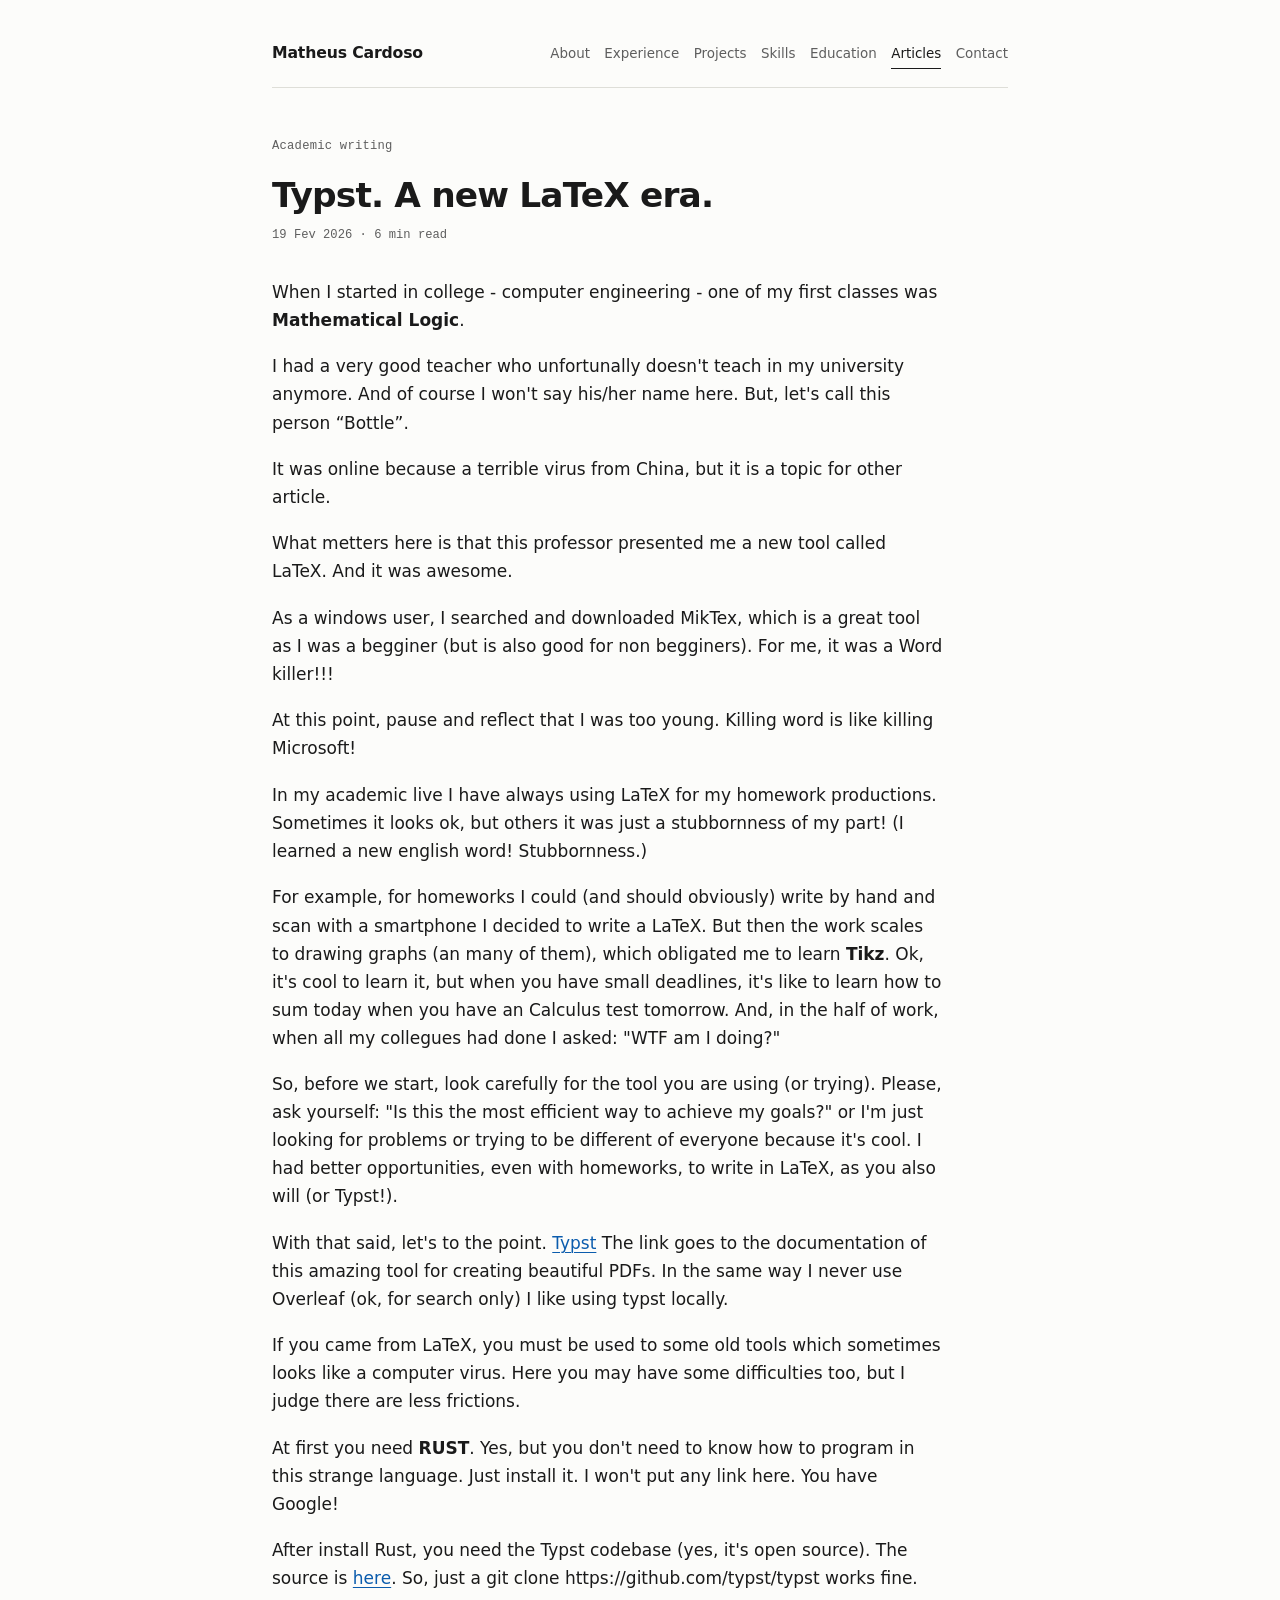
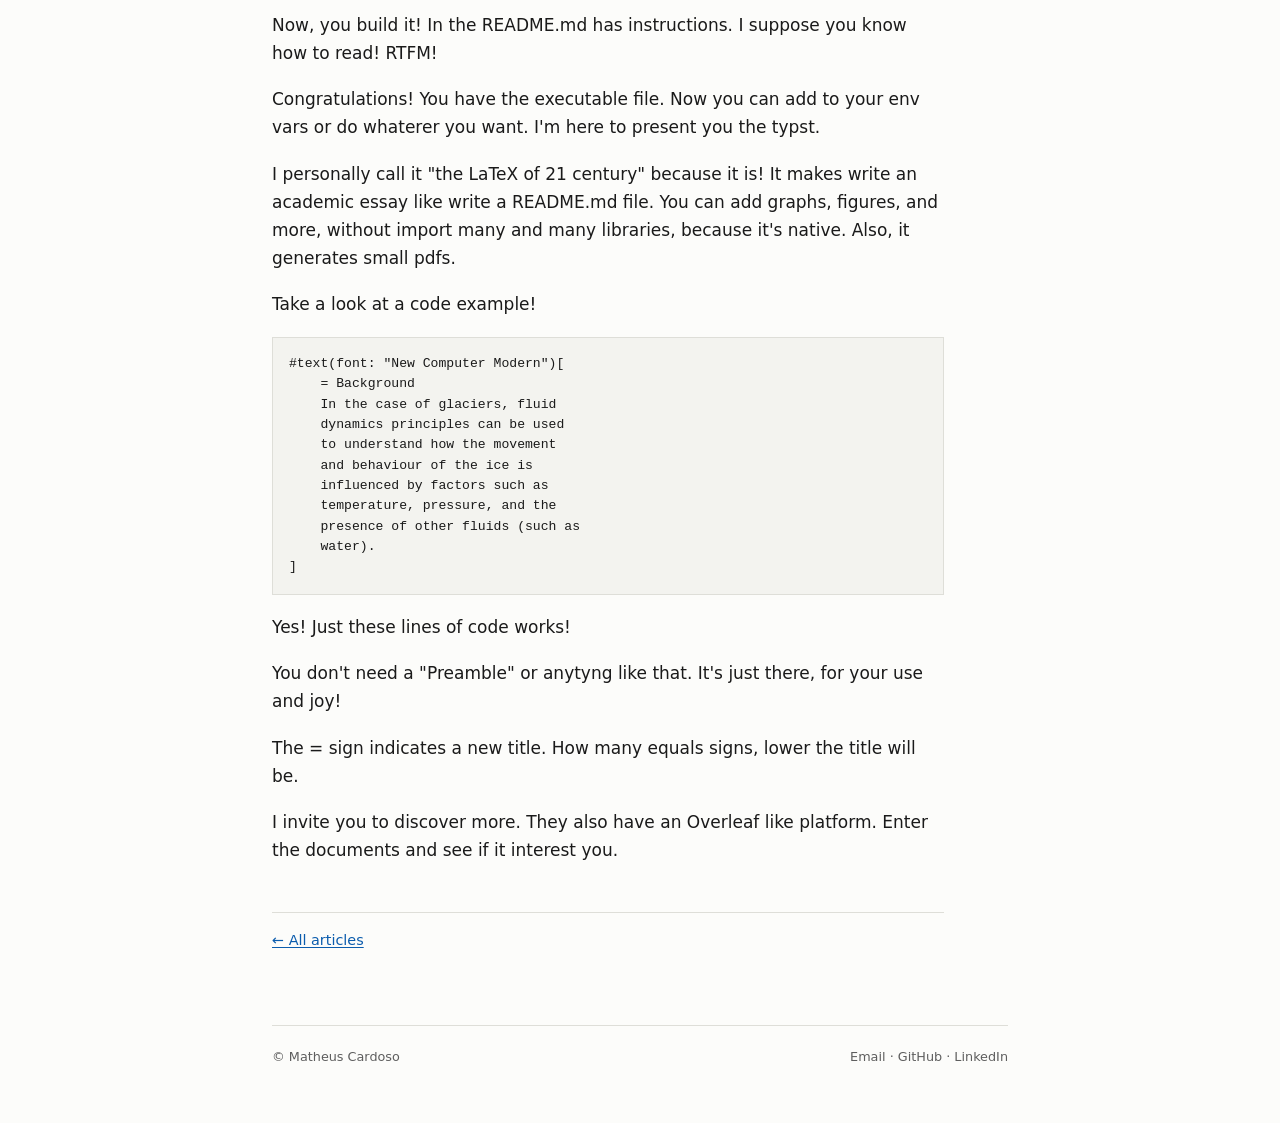
<file: src/articles/typst.html>
<!DOCTYPE html>
<html lang="en">
<head>
    <meta charset="UTF-8">
    <meta name="viewport" content="width=device-width, initial-scale=1.0">

    <!--
        ARTICLE TEMPLATE
        1. Copy this file to a new .html file in this folder.
        2. Replace the title, description, date, reading time and body.
        3. Add an entry to index.html in this folder.
        4. Remove the noindex meta tag before publishing.

        Write the body inside <article class="prose">. The stylesheet
        already handles headings, paragraphs, lists, quotes, code,
        tables, images and horizontal rules.
    -->

    <title>Article title — Matheus Cardoso</title>
    <meta name="description" content="A short description of the article.">
    <meta name="author" content="Matheus Cardoso">
    <meta name="robots" content="noindex, nofollow">

    <link rel="icon" href="data:image/svg+xml,%3Csvg xmlns='http://www.w3.org/2000/svg' viewBox='0 0 32 32'%3E%3Crect width='32' height='32' fill='%231a1a1a'/%3E%3Ctext x='16' y='22' font-family='system-ui,sans-serif' font-size='16' font-weight='600' fill='%23fcfcfa' text-anchor='middle'%3EM%3C/text%3E%3C/svg%3E">
    <link rel="stylesheet" href="../styles.css">
</head>
<body data-page="articles">
    <div class="container">
        <div data-component="header"></div>

        <main id="main">
            <article class="prose">
                <header class="page-header">
                    <p class="eyebrow">Academic writing</p>
                    <h1>Typst. A new LaTeX era.</h1>
                    <p class="meta"><time datetime="2026-11-06">19 Fev 2026</time> · 6 min read</p>
                </header>

                    <p>
                        When I started in college - computer engineering - one of
                        my first classes was <strong>Mathematical Logic</strong>.
                    </p>

                    <p>
                        I had a very good teacher who unfortunally doesn't teach
                        in my university anymore. And of course I won't say his/her
                        name here. But, let's call this person <q>Bottle</q>.
                    </p>

                    <p>
                        It was online because a terrible virus from China, but it is
                        a topic for other article.
                    </p>

                    <p>
                        What metters here is that this professor presented me a new tool
                        called LaTeX. And it was awesome.
                    </p>

                    <p>
                        As a windows user, I searched and downloaded MikTex, which is a great
                        tool as I was a begginer (but is also good for non begginers).
                        For me, it was a Word killer!!!
                    </p>

                    <p>
                        At this point, pause and reflect that I was too young. Killing word 
                        is like killing Microsoft!
                    </p>

                    <p>
                        In my academic live I have always using LaTeX for my homework productions.
                        Sometimes it looks ok, but others it was just a stubbornness of my part!
                        (I learned a new english word! Stubbornness.)
                    </p>

                    <p>
                        For example, for homeworks I could (and should obviously) write by hand
                        and scan with a smartphone I decided to write a LaTeX. But then the work
                        scales to drawing graphs (an many of them), which obligated me to learn
                        <strong>Tikz</strong>. Ok, it's cool to learn it, but when you have small
                        deadlines, it's like to learn how to sum today when you have an Calculus 
                        test tomorrow. And, in the half of work, when all my collegues had done 
                        I asked: "WTF am I doing?"
                    </p>

                    <p>
                        So, before we start, look carefully for the tool you are using (or trying).
                        Please, ask yourself: "Is this the most efficient way to achieve
                        my goals?" or I'm just looking for problems or trying to be
                        different of everyone because it's cool. I had better opportunities,
                        even with homeworks, to write in LaTeX, as you also will (or Typst!).
                    </p>

                    <p>
                        With that said, let's to the point.
                        <a href="https://typst.app/docs/">Typst</a>
                        The link goes to the documentation of this amazing tool for creating 
                        beautiful PDFs. In the same way I never use Overleaf (ok, for search only)
                        I like using typst locally.
                    </p>

                    <p>
                        If you came from LaTeX, you must be used to some old tools
                        which sometimes looks like a computer virus. Here you may 
                        have some difficulties too, but I judge there are less
                        frictions.
                    </p>

                    <p>
                        At first you need <strong>RUST</strong>. Yes, but you don't 
                        need to know how to program in this strange language. Just install
                        it. I won't put any link here. You have Google!
                    </p>

                    <p>
                        After install Rust, you need the Typst codebase (yes, it's open
                        source). The source is <a href="https://github.com/typst/typst">here</a>.
                        So, just a <span class="typst">git clone https://github.com/typst/typst</span>
                        works fine.
                    </p>

                    <p>
                        Now, you build it! In the README.md has instructions. I suppose
                        you know how to read! RTFM!
                    </p>

                    <p>
                        Congratulations! You have the executable file. Now
                        you can add to your env vars or do whaterer you want.
                        I'm here to present you the typst.
                    </p>

                    <p>
                        I personally call it "the LaTeX of 21 century" because
                        it is! It makes write an academic essay like write a README.md
                        file. You can add graphs, figures, and more, without import 
                        many and many libraries, because it's native. Also, it generates
                        small pdfs.
                    </p>

                    <p>
                        Take a look at a code example!
                    </p>

<pre><code>#text(font: "New Computer Modern")[
    = Background
    In the case of glaciers, fluid
    dynamics principles can be used
    to understand how the movement
    and behaviour of the ice is
    influenced by factors such as
    temperature, pressure, and the
    presence of other fluids (such as
    water).
]</code></pre>

                <p>
                    Yes! Just these lines of code works!
                </p>

                <p>
                    You don't need a "Preamble" or anytyng like that.
                    It's just there, for your use and joy!
                </p>

                <p>
                    The <span class="typst">=</span> sign indicates 
                    a new title. How many equals signs, lower the title will 
                    be.
                </p>

                <p>
                    I invite you to discover more.
                    They also have an Overleaf like platform. Enter the documents
                    and see if it interest you.
                </p>

                <footer class="article-footer">
                    <p><a href="./index.html">← All articles</a></p>
                </footer>
            </article>
        </main>

        <div data-component="footer"></div>
    </div>

    <script src="../main.js" defer></script>
</body>
</html>
</file>
<file: src/styles.css>
/* ==========================================================================
   Matheus Cardoso — minimal CV site
   One light theme, system fonts. Shared header and footer are loaded
   with fetch() by src/main.js.
   ========================================================================== */

:root {
    --bg: #fcfcfa;
    --ink: #1a1a1a;
    --muted: #5e5e5e;
    --rule: #deded8;
    --rule-strong: #bcbcb5;
    --link: #0b5cad;
    --link-hover: #073f78;
    --code-bg: #f3f3ef;
    --selection: #dbe8f5;

    --font-sans: ui-sans-serif, system-ui, -apple-system, BlinkMacSystemFont, "Segoe UI", Roboto, Helvetica, Arial, sans-serif;
    --font-mono: ui-monospace, SFMono-Regular, "SF Mono", Menlo, Consolas, "Liberation Mono", monospace;

    --measure: 46rem;
    --ease: 0.15s ease;
}

*,
*::before,
*::after {
    box-sizing: border-box;
}

html {
    color-scheme: light;
    -webkit-text-size-adjust: 100%;
}

body {
    margin: 0;
    background: var(--bg);
    color: var(--ink);
    font-family: var(--font-sans);
    font-size: 17px;
    line-height: 1.65;
    -webkit-font-smoothing: antialiased;
    text-rendering: optimizeLegibility;
}

::selection {
    background: var(--selection);
}

h1,
h2,
h3,
h4,
p,
ul,
ol,
dl,
dd,
figure,
blockquote,
pre {
    margin: 0;
    padding: 0;
}

ul,
ol {
    padding-left: 1.35rem;
}

li {
    margin-bottom: 0.35rem;
}

img {
    display: block;
    max-width: 100%;
    height: auto;
}

a {
    color: var(--link);
    text-decoration-thickness: 1px;
    text-underline-offset: 0.16em;
    transition: color var(--ease);
}

a:hover {
    color: var(--link-hover);
}

:focus-visible {
    outline: 2px solid var(--link);
    outline-offset: 2px;
}

/* Layout ------------------------------------------------------------------ */
.container {
    width: min(calc(100% - 2.5rem), var(--measure));
    margin-inline: auto;
    padding: 2.5rem 0 3.5rem;
}

.skip-link {
    position: fixed;
    top: -100px;
    left: 1rem;
    z-index: 10;
    padding: 0.5rem 0.8rem;
    background: var(--ink);
    color: var(--bg);
    font-size: 0.85rem;
    text-decoration: none;
}

.skip-link:focus {
    top: 1rem;
    color: var(--bg);
}

/* Header ------------------------------------------------------------------ */
.site-header {
    display: flex;
    flex-wrap: wrap;
    align-items: baseline;
    justify-content: space-between;
    gap: 0.6rem 1.5rem;
    padding-bottom: 1.15rem;
    border-bottom: 1px solid var(--rule);
}

.site-title {
    color: var(--ink);
    font-size: 0.98rem;
    font-weight: 600;
    letter-spacing: -0.01em;
    text-decoration: none;
}

.site-title:hover {
    color: var(--link);
}

.site-nav {
    display: flex;
    flex-wrap: wrap;
    gap: 0.15rem 0.9rem;
    font-size: 0.84rem;
    line-height: 1.6;
}

.site-nav a {
    padding: 0.2rem 0;
    border-bottom: 1px solid transparent;
    color: var(--muted);
    text-decoration: none;
}

.site-nav a:hover {
    border-bottom-color: var(--rule-strong);
    color: var(--ink);
}

.site-nav a[aria-current] {
    border-bottom-color: var(--ink);
    color: var(--ink);
}

/* Page content ------------------------------------------------------------ */
main {
    padding-top: clamp(2rem, 5vw, 3rem);
}

.page-header {
    margin-bottom: 2.5rem;
}

.eyebrow {
    margin-bottom: 0.45rem;
    color: var(--muted);
    font-family: var(--font-mono);
    font-size: 0.76rem;
    letter-spacing: 0.02em;
}

h1 {
    margin-bottom: 0.7rem;
    font-size: clamp(1.75rem, 4vw, 2.15rem);
    font-weight: 600;
    line-height: 1.18;
    letter-spacing: -0.025em;
}

.page-header h1:last-child {
    margin-bottom: 0;
}

.lede {
    max-width: 64ch;
    margin-bottom: 0.9rem;
    color: var(--muted);
    font-size: 1.08rem;
    line-height: 1.65;
}

.page-header .lede:last-child {
    margin-bottom: 0;
}

.meta {
    color: var(--muted);
    font-family: var(--font-mono);
    font-size: 0.76rem;
    line-height: 1.6;
}

.links {
    display: flex;
    flex-wrap: wrap;
    gap: 0.25rem 0.7rem;
    margin-top: 0.9rem;
    font-size: 0.92rem;
}

.links span {
    color: var(--rule-strong);
}

.section {
    margin-top: 2.75rem;
}

.section h2 {
    margin-bottom: 0.65rem;
}

h2 {
    margin-bottom: 0.9rem;
    font-size: 1.2rem;
    font-weight: 600;
    line-height: 1.3;
    letter-spacing: -0.015em;
}

h3 {
    margin-bottom: 0.35rem;
    font-size: 1rem;
    font-weight: 600;
    line-height: 1.4;
}

p,
ul,
ol,
dl {
    margin-bottom: 1rem;
}

p:last-child,
ul:last-child,
ol:last-child,
dl:last-child {
    margin-bottom: 0;
}

/* Index links on the home page ------------------------------------------- */
.index-list {
    margin: 0;
    padding: 0;
    border-top: 1px solid var(--rule);
    list-style: none;
}

.index-list li {
    display: grid;
    grid-template-columns: 8rem minmax(0, 1fr);
    gap: 1rem;
    align-items: baseline;
    margin: 0;
    padding: 0.65rem 0;
    border-bottom: 1px solid var(--rule);
}

.index-list a {
    font-weight: 500;
}

.index-list span {
    color: var(--muted);
    font-size: 0.9rem;
}

/* About ------------------------------------------------------------------- */
.about-intro {
    display: grid;
    grid-template-columns: minmax(0, 1fr) 120px;
    gap: 2rem;
    align-items: start;
    margin-bottom: 1.35rem;
}

.about-intro .lede {
    margin: 0;
}

.portrait {
    margin: 0;
}

.portrait img {
    width: 120px;
    border: 1px solid var(--rule);
}

/* Experience, projects, posts -------------------------------------------- */
.entry-list,
.post-list {
    border-top: 1px solid var(--rule);
}

.entry,
.post {
    padding: 1.45rem 0;
    border-bottom: 1px solid var(--rule);
}

.entry-header {
    margin-bottom: 0.75rem;
}

.entry h2 {
    margin-bottom: 0.15rem;
    font-size: 1.1rem;
}

.entry .org {
    margin-bottom: 0.15rem;
    font-weight: 500;
}

.entry .meta {
    margin: 0;
}

.entry p {
    margin-bottom: 0.75rem;
}

.entry ul {
    margin: 0.75rem 0;
}

.entry li {
    margin-bottom: 0.3rem;
}

.entry p:last-child,
.entry ul:last-child {
    margin-bottom: 0;
}

.stack {
    color: var(--muted);
    font-family: var(--font-mono);
    font-size: 0.75rem;
    line-height: 1.6;
}

.stack strong {
    color: var(--ink);
    font-weight: 600;
}

.post h2 {
    margin-bottom: 0.2rem;
    font-size: 1.08rem;
}

.post h2 a {
    text-decoration: underline;
}

.post .meta {
    margin-bottom: 0.45rem;
}

.post p:last-child {
    margin-bottom: 0;
}

.empty-state {
    padding-top: 1.25rem;
    color: var(--muted);
}

/* Definition lists used for facts, skills and contact --------------------- */
.data-list {
    margin: 0;
    border-top: 1px solid var(--rule);
}

.data-list > div {
    display: grid;
    grid-template-columns: 11rem minmax(0, 1fr);
    gap: 1rem;
    padding: 0.65rem 0;
    border-bottom: 1px solid var(--rule);
}

.data-list dt {
    color: var(--muted);
    font-size: 0.88rem;
}

.data-list dd {
    margin: 0;
    font-size: 0.95rem;
}

/* Articles ---------------------------------------------------------------- */
.prose {
    max-width: 42rem;
}

.prose .page-header {
    margin-bottom: 2rem;
}

.prose h2 {
    margin: 2.4rem 0 0.8rem;
    font-size: 1.3rem;
}

.prose h3 {
    margin: 1.9rem 0 0.6rem;
    font-size: 1.05rem;
}

.prose p,
.prose ul,
.prose ol,
.prose blockquote,
.prose pre,
.prose table {
    margin: 0 0 1.15rem;
}

.prose ul,
.prose ol {
    padding-left: 1.4rem;
}

.prose li {
    margin-bottom: 0.3rem;
}

.prose blockquote {
    margin-left: 0;
    padding-left: 1rem;
    border-left: 2px solid var(--rule-strong);
    color: var(--muted);
}

.prose code {
    padding: 0.12em 0.3em;
    border: 1px solid var(--rule);
    background: var(--code-bg);
    font-family: var(--font-mono);
    font-size: 0.86em;
}

.prose pre {
    overflow-x: auto;
    padding: 1rem;
    border: 1px solid var(--rule);
    background: var(--code-bg);
    font-family: var(--font-mono);
    font-size: 0.82rem;
    line-height: 1.55;
}

.prose pre code {
    padding: 0;
    border: 0;
    background: none;
    font-size: inherit;
}

.prose table {
    width: 100%;
    border-collapse: collapse;
    font-size: 0.9rem;
}

.prose th,
.prose td {
    padding: 0.5rem 0.6rem;
    border-bottom: 1px solid var(--rule);
    text-align: left;
    vertical-align: top;
}

.prose th {
    background: var(--code-bg);
    font-weight: 600;
}

.prose img {
    margin: 1.5rem 0;
    border: 1px solid var(--rule);
}

.prose hr {
    margin: 2.5rem 0;
    border: 0;
    border-top: 1px solid var(--rule);
}

.article-footer {
    margin-top: 3rem;
    padding-top: 1rem;
    border-top: 1px solid var(--rule);
    font-size: 0.9rem;
}

/* Footer ------------------------------------------------------------------ */
.site-footer {
    display: flex;
    flex-wrap: wrap;
    justify-content: space-between;
    gap: 0.4rem 1.5rem;
    margin-top: 4.5rem;
    padding-top: 1.25rem;
    border-top: 1px solid var(--rule);
    color: var(--muted);
    font-size: 0.8rem;
}

.site-footer p {
    margin: 0;
}

.site-footer a {
    color: var(--muted);
    text-decoration: none;
}

.site-footer a:hover {
    color: var(--ink);
    text-decoration: underline;
}

/* Small screens ----------------------------------------------------------- */
@media (max-width: 620px) {
    body {
        font-size: 16px;
    }

    .container {
        width: calc(100% - 2rem);
        padding-top: 1.75rem;
        padding-bottom: 2.5rem;
    }

    .site-header {
        display: block;
    }

    .site-nav {
        margin-top: 0.7rem;
        gap: 0.15rem 0.85rem;
    }

    .site-nav a {
        padding: 0.35rem 0;
    }

    h1 {
        font-size: 1.75rem;
    }

    .lede {
        font-size: 1rem;
    }

    .about-intro {
        grid-template-columns: minmax(0, 1fr);
        gap: 1.25rem;
    }

    .portrait img {
        width: 96px;
    }

    .data-list > div,
    .index-list li {
        grid-template-columns: minmax(0, 1fr);
        gap: 0.15rem;
    }

    .site-footer {
        display: block;
        margin-top: 3rem;
    }

    .site-footer p + p {
        margin-top: 0.3rem;
    }
}

/* Print ------------------------------------------------------------------- */
@media print {
    @page {
        margin: 16mm;
    }

    body {
        background: #ffffff;
        color: #000000;
        font-size: 11pt;
    }

    .container {
        width: auto;
        max-width: none;
        padding: 0;
    }

    .site-header,
    .site-footer,
    .skip-link {
        display: none;
    }

    main {
        padding-top: 0;
    }

    .page-header {
        margin-bottom: 1.5rem;
    }

    a {
        color: #000000;
        text-decoration: none;
    }

    .entry,
    .post,
    .data-list > div,
    .index-list li {
        break-inside: avoid;
    }

    .portrait img {
        border: 1px solid #999999;
    }
}
</file>
